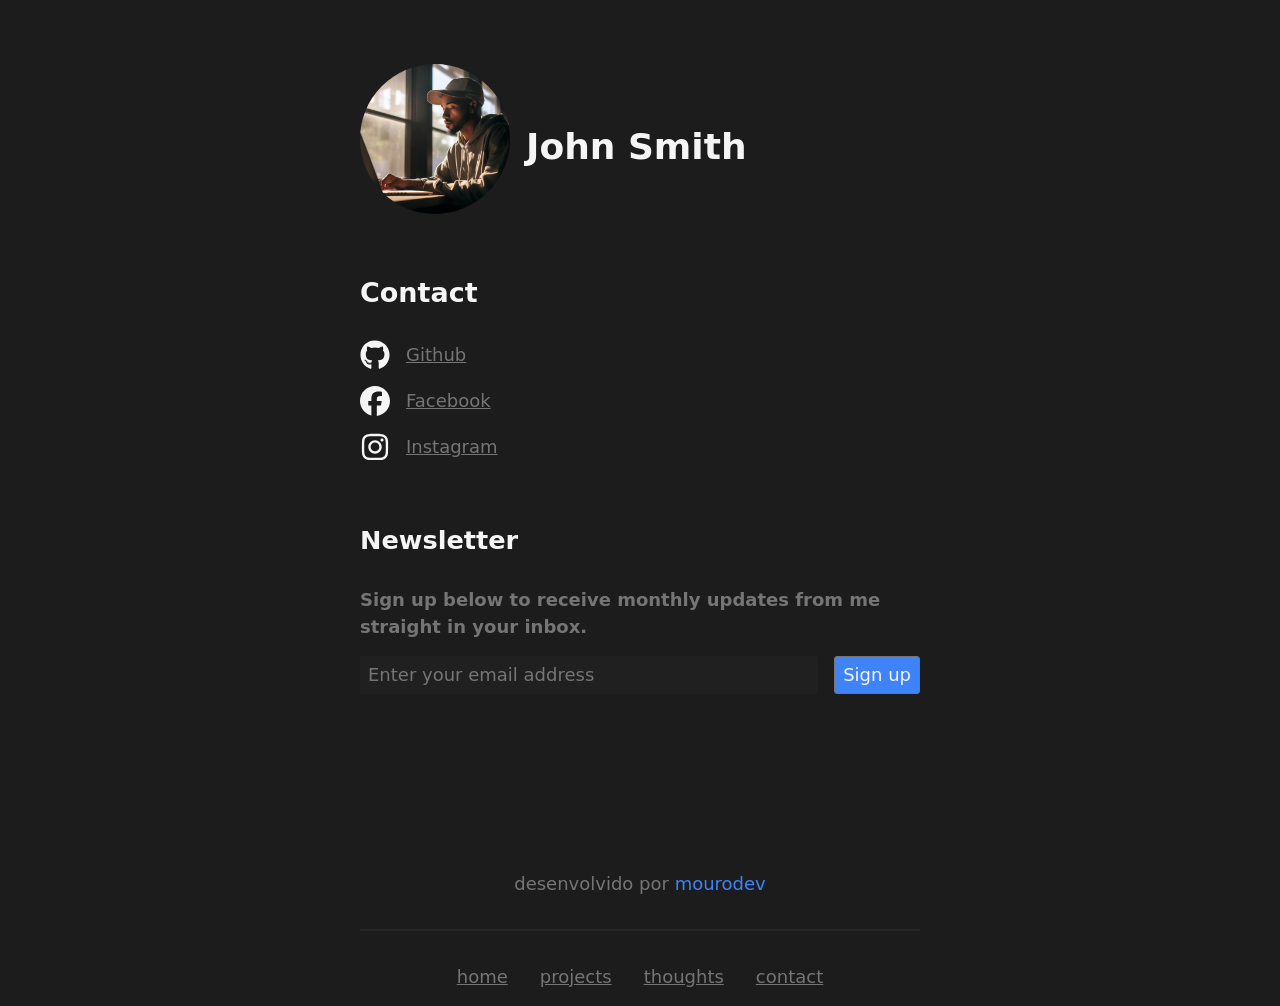
<file: contact.html>
<!DOCTYPE html>
<html lang="en">
  <head>
    <!-- OTHER META TAGS -->
    <meta charset="UTF-8" />
    <meta name="viewport" content="width=device-width, initial-scale=1.0" />

    <!-- WEBSITE TITLE -->
    <title>Developer Portfolio</title>
    <link rel="icon" type="image/svg+xml" href="/favicon.svg" />

    <!-- WEBSITE DESCRIPTION -->
    <meta name="description" content="This is my cool website!" />

    <!-- CSS STYLE LINK -->
    <link rel="stylesheet" href="./styles/main.css" />
    <link rel="stylesheet" href="./styles/all.css" />
  </head>
  <body>
    <div class="main-layout">
      <header>
        <div class="container">
          <div class="header-profile">
            <img src="/profile.jpg" alt="profile" />

            <h1>John Smith</h1>
          </div>
        </div>
      </header>
      <main>
        <section>
          <div class="container">
            <h2>Contact</h2>

            <div class="contact-wrapper">
              <a href="https://github.com/moouro" target="_blank">
                <img src="github.svg" alt="Github logo" />Github</a
              >

              <a href="https://facebook.com/mourodev" target="_blank">
                <img src="facebook.svg" alt="facebook logo" />Facebook</a
              >

              <a href="https://twitter.com/moouro" target="_blank">
                <img src="insta.svg" alt="Instagram logo" />Instagram</a
              >
            </div>
          </div>
        </section>
        <section>
          <div class="container">
            <div class="subtitle">
              <h2>Newsletter</h2>
            </div>

            <form>
              <label for="email"
                >Sign up below to receive monthly updates from me straight in
                your inbox.</label
              >
              <div class="form-wrapper">
                <input
                  type="email"
                  name="email"
                  id="email"
                  placeholder="Enter your email address"
                />
                <button type="submit">Sign up</button>
              </div>
            </form>
          </div>
        </section>
      </main>
      <footer>
        <div class="container">
          <div class="footer-wrapper">
            <p class="copyright">
              desenvolvido por
              <a href="https://mouro.dev" target="_blank">mourodev</a>
            </p>
            <div class="line"></div>
            <div class="links">
              <a href="index.html">home</a>
              <a href="projects.html">projects</a>
              <a href="thoughts.html">thoughts</a>
              <a href="contact.html">contact</a>
            </div>
          </div>
        </div>
      </footer>
    </div>
  </body>
</html>
</file>
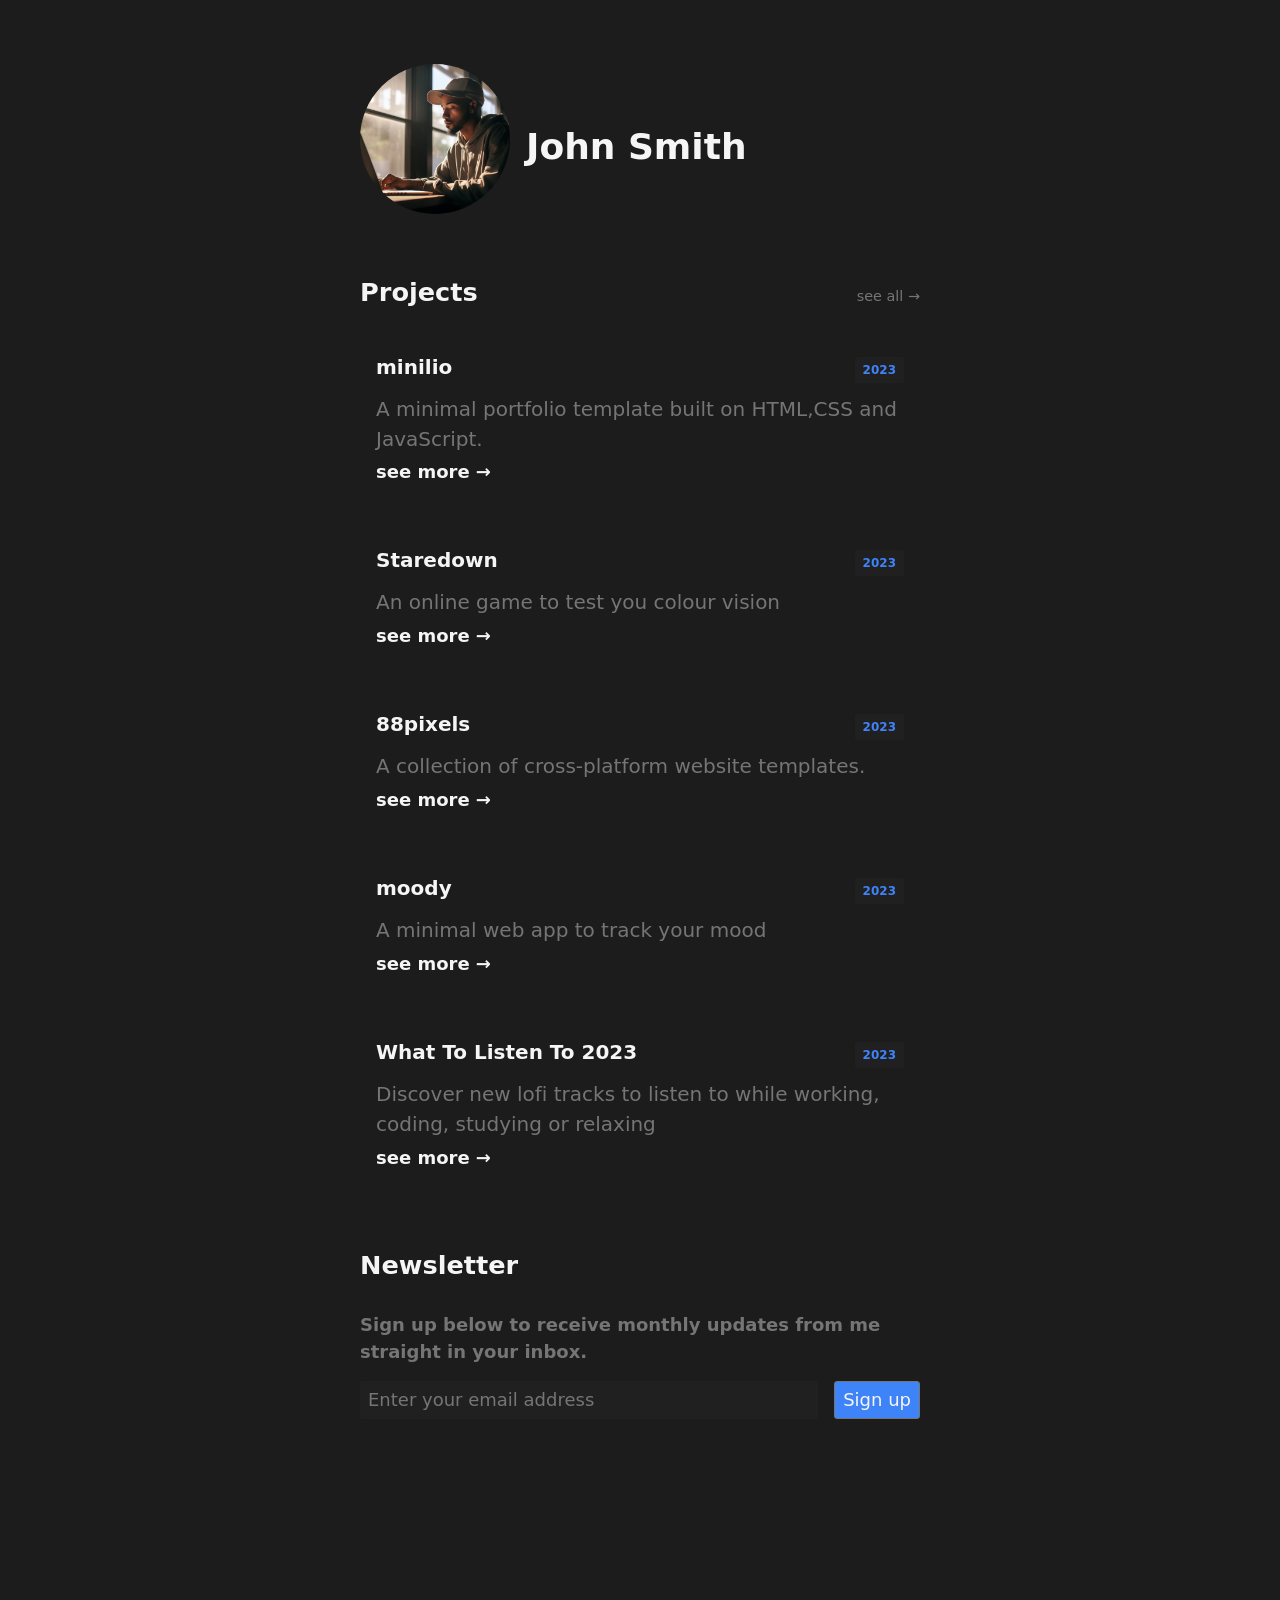
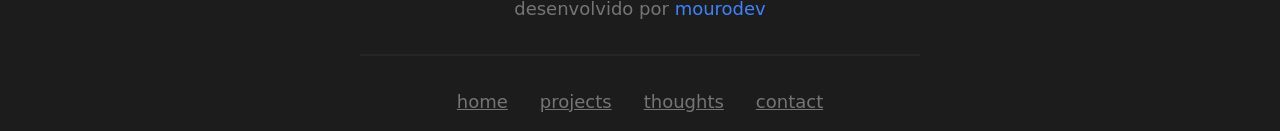
<file: projects.html>
<!DOCTYPE html>
<html lang="en">
  <head>
    <!-- OTHER META TAGS -->
    <meta charset="UTF-8" />
    <meta name="viewport" content="width=device-width, initial-scale=1.0" />

    <!-- WEBSITE TITLE -->
    <title>Developer Portfolio</title>
    <link rel="icon" type="image/svg+xml" href="/favicon.svg" />

    <!-- WEBSITE DESCRIPTION -->
    <meta name="description" content="This is my cool website!" />

    <!-- CSS STYLE LINK -->
    <link rel="stylesheet" href="./styles/main.css" />
    <link rel="stylesheet" href="./styles/all.css" />
  </head>
  <body>
    <div class="main-layout">
      <header>
        <div class="container">
          <div class="header-profile">
            <img src="/profile.jpg" alt="profile" />

            <h1>John Smith</h1>
          </div>
        </div>
      </header>
      <main>
        <section id="home">
          <div class="container">
            <div class="subtitle">
              <h2>Projects</h2>
              <a role="link" href="#">see all →</a>
            </div>

            <div class="projects">
              <div class="project-wrapper">
                <a href="#" role="link">
                  <div class="project-title">
                    <h3>minilio</h3>
                    <p>2023</p>
                  </div>

                  <div class="project-description">
                    <p>
                      A minimal portfolio template built on HTML,CSS and
                      JavaScript.
                    </p>
                    <span> see more →</span>
                  </div>
                </a>
              </div>

              <div class="project-wrapper">
                <a href="#" role="link">
                  <div class="project-title">
                    <h3>Staredown</h3>
                    <p>2023</p>
                  </div>

                  <div class="project-description">
                    <p>An online game to test you colour vision</p>
                    <span> see more →</span>
                  </div>
                </a>
              </div>

              <div class="project-wrapper">
                <a href="#" role="link">
                  <div class="project-title">
                    <h3>88pixels</h3>
                    <p>2023</p>
                  </div>

                  <div class="project-description">
                    <p>A collection of cross-platform website templates.</p>
                    <span> see more →</span>
                  </div>
                </a>
              </div>

              <div class="project-wrapper">
                <a href="#" role="link">
                  <div class="project-title">
                    <h3>moody</h3>
                    <p>2023</p>
                  </div>

                  <div class="project-description">
                    <p>A minimal web app to track your mood</p>
                    <span> see more →</span>
                  </div>
                </a>
              </div>

              <div class="project-wrapper">
                <a href="#" role="link">
                  <div class="project-title">
                    <h3>What To Listen To 2023</h3>
                    <p>2023</p>
                  </div>

                  <div class="project-description">
                    <p>
                      Discover new lofi tracks to listen to while working,
                      coding, studying or relaxing
                    </p>
                    <span> see more →</span>
                  </div>
                </a>
              </div>
            </div>
          </div>
        </section>

        <section>
          <div class="container">
            <div class="subtitle">
              <h2>Newsletter</h2>
            </div>

            <form>
              <label for="email"
                >Sign up below to receive monthly updates from me straight in
                your inbox.</label
              >
              <div class="form-wrapper">
                <input
                  type="email"
                  name="email"
                  id="email"
                  placeholder="Enter your email address"
                />
                <button type="submit">Sign up</button>
              </div>
            </form>
          </div>
        </section>
      </main>
      <footer>
        <div class="container">
          <div class="footer-wrapper">
            <p class="copyright">
              desenvolvido por
              <a href="https://mouro.dev" target="_blank">mourodev</a>
            </p>
            <div class="line"></div>
            <div class="links">
              <a href="index.html">home</a>
              <a href="projects.html">projects</a>
              <a href="thoughts.html">thoughts</a>
              <a href="contact.html">contact</a>
            </div>
          </div>
        </div>
      </footer>
    </div>
  </body>
</html>
</file>
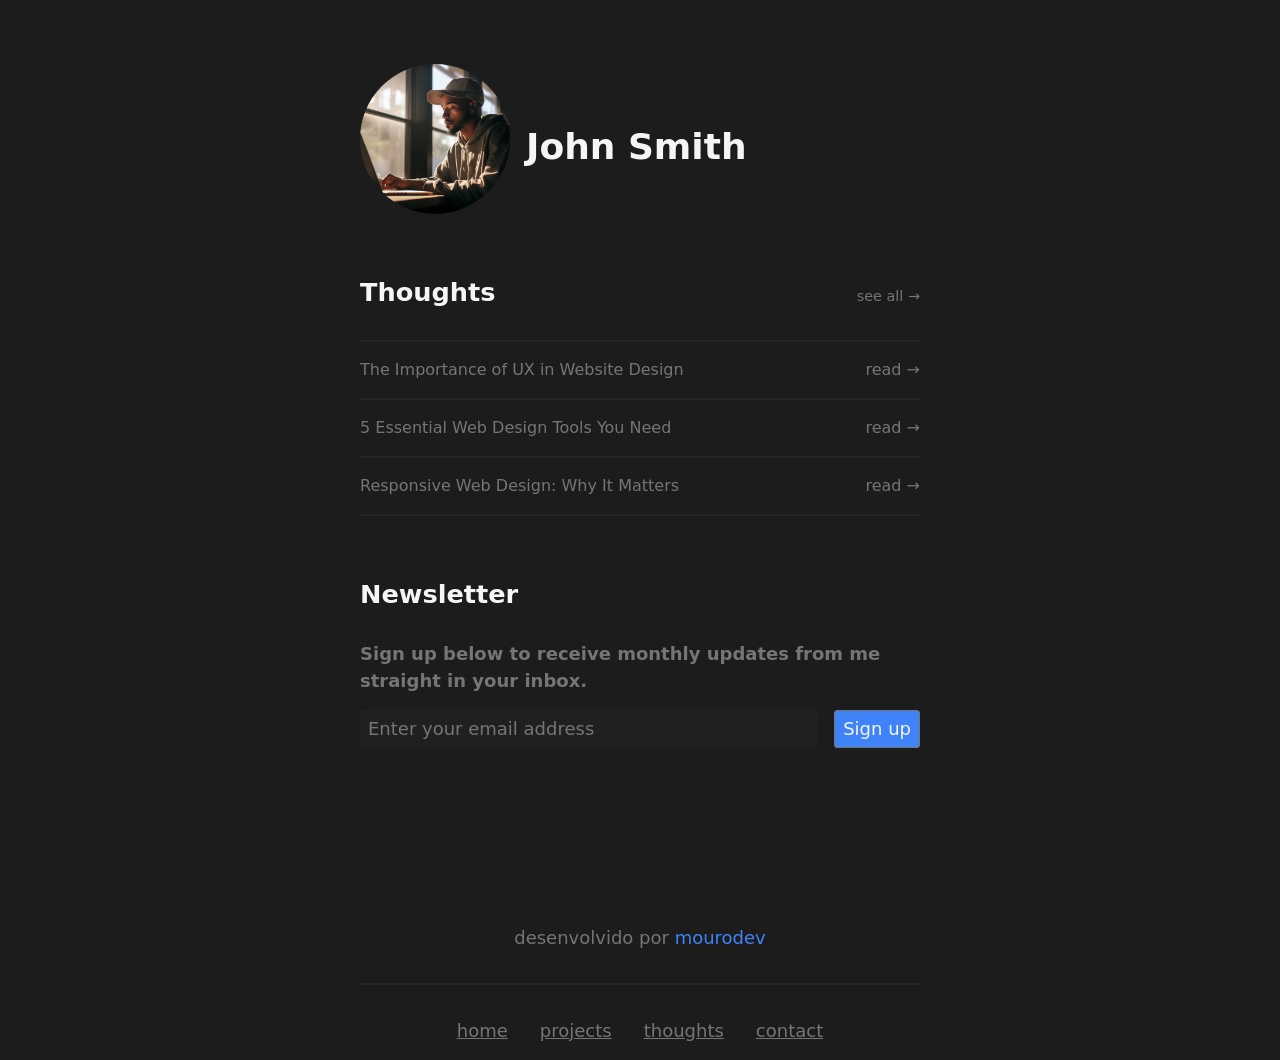
<file: thoughts.html>
<!DOCTYPE html>
<html lang="en">
  <head>
    <!-- OTHER META TAGS -->
    <meta charset="UTF-8" />
    <meta name="viewport" content="width=device-width, initial-scale=1.0" />

    <!-- WEBSITE TITLE -->
    <title>Developer Portfolio</title>
    <link rel="icon" type="image/svg+xml" href="/favicon.svg" />

    <!-- WEBSITE DESCRIPTION -->
    <meta name="description" content="This is my cool website!" />

    <!-- CSS STYLE LINK -->
    <link rel="stylesheet" href="./styles/main.css" />
    <link rel="stylesheet" href="./styles/all.css" />
  </head>
  <body>
    <div class="main-layout">
      <header>
        <div class="container">
          <div class="header-profile">
            <img src="/profile.jpg" alt="profile" />

            <h1>John Smith</h1>
          </div>
        </div>
      </header>
      <main>
        <section>
          <div class="container">
            <div class="subtitle">
              <h2>Thoughts</h2>
              <a role="link" href="#">see all →</a>
            </div>

            <div class="thoughts-wrapper">
              <div class="line"></div>
              <div class="though">
                <p>The Importance of UX in Website Design</p>
                <a role="link" href="#">read →</a>
              </div>
              <div class="line"></div>
              <div class="though">
                <p>5 Essential Web Design Tools You Need</p>
                <a role="link" href="#">read →</a>
              </div>
              <div class="line"></div>

              <div class="though">
                <p>Responsive Web Design: Why It Matters</p>
                <a role="link" href="#">read →</a>
              </div>
              <div class="line"></div>
            </div>
          </div>
        </section>

        <section>
          <div class="container">
            <div class="subtitle">
              <h2>Newsletter</h2>
            </div>

            <form>
              <label for="email"
                >Sign up below to receive monthly updates from me straight in
                your inbox.</label
              >
              <div class="form-wrapper">
                <input
                  type="email"
                  name="email"
                  id="email"
                  placeholder="Enter your email address"
                />
                <button type="submit">Sign up</button>
              </div>
            </form>
          </div>
        </section>
      </main>
      <footer>
        <div class="container">
          <div class="footer-wrapper">
            <p class="copyright">
              desenvolvido por
              <a href="https://mouro.dev" target="_blank">mourodev</a>
            </p>
            <div class="line"></div>
            <div class="links">
              <a href="index.html">home </a>
              <a href="projects.html">projects</a>
              <a href="thoughts.html">thoughts</a>
              <a href="contact.html">contact</a>
            </div>
          </div>
        </div>
      </footer>
    </div>
  </body>
</html>
</file>
<file: styles/main.css>
:root {
  --darkest: hsl(0, 0%, 11%);
  --dark: hsl(0, 0%, 46%);
  --medium: hsl(0, 0%, 84%);
  --light: hsl(0, 0%, 96%);
  --lightest: hsl(0, 0%, 100%);
  --primary: hsl(218, 93%, 61%);
  --hover-background: hsla(0, 0%, 100%, 0.02);
  --line: hsla(0, 0%, 100%, 0.05);
}

*,
*::before,
*::after {
  box-sizing: border-box;
  padding: 0;
  margin: 0;
}

html {
  -moz-text-size-adjust: none;
  -webkit-text-size-adjust: none;
  text-size-adjust: none;
}

body,
h1,
h2,
h3,
h4,
p,
figure,
blockquote,
dl,
dd {
  margin-block-end: 0;
}

ul[role="list"],
ol[role="list"] {
  list-style: none;
}

body {
  min-height: 100vh;
  line-height: 1.5;
  text-rendering: optimizeSpeed;
  text-size-adjust: 100%;
  scroll-behavior: smooth;
  font-family: system-ui, sans-serif;
  font-size: 1.125rem;
  background-color: var(--darkest);
  color: var(--light);
}

h1,
h2,
h3,
h4,
button,
input,
label {
  line-height: 1.1;
}

h1,
h2,
h3,
h4 {
  text-wrap: balance;
}

a:not([class]) {
  text-decoration-skip-ink: auto;
  color: currentColor;
  text-decoration: none;
}

img,
picture {
  max-width: 100%;
  display: block;
}

input,
button,
textarea,
select {
  font-family: inherit;
  font-size: inherit;
  color: var(--medium);
}

textarea:not([rows]) {
  min-height: 10em;
}

/* Anything that has been anchored to should have extra scroll margin */
:target {
  scroll-margin-block: 5ex;
}
.container {
  width: min(100% - 2rem, 35rem);
  margin-inline: auto;
}
.main-layout {
  display: grid;
  gap: 3rem;
  grid-template-rows: auto 1fr auto;
  min-height: 100vh;
  overflow-x: hidden;
}

header {
  margin-top: 4rem;
}

section {
  margin-bottom: 4rem;
}

.header-profile img {
  width: 150px;
  height: 150px;
  object-fit: cover;
  border-radius: 50%;
  margin-bottom: 1rem;
}

.header-info h1 {
  font-size: clamp(1.5rem, 3vw, 2.5rem);
  font-weight: bold;
  margin-bottom: 1rem;
}

.header-info p {
  font-size: clamp(1rem, 3vw, 1.25rem);
  font-weight: 500;
  margin-bottom: 1rem;
  color: var(--dark);
}

.header-info a {
  font-size: inherit;
  color: var(--dark);
  font-weight: 500;
  cursor: pointer;
  transition: all 0.2s ease-in-out;
}

.header-info a:hover {
  color: var(--primary);
}

.subtitle {
  display: flex;
  align-items: baseline;
  justify-content: space-between;

  margin-bottom: 2rem;
}

.subtitle h2 {
  font-size: clamp(1.5rem, 2vw, 2.5rem);
  font-weight: bold;
}

.subtitle a {
  font-size: 0.9rem;
  color: var(--dark);
  font-weight: 500;
  cursor: pointer;
  transition: all 0.2s ease-in-out;
}

.subtitle a:hover {
  color: var(--primary);
}

.projects {
  display: grid;
  grid-template-columns: 1fr;
  gap: 2rem;

  margin-bottom: 2rem;
}
.project-wrapper {
  padding: 1rem;
  border-radius: 3px;
}
.project-title {
  display: flex;
  align-items: baseline;
  justify-content: space-between;
}

.project-title h3 {
  font-size: 1.25rem;
  font-weight: bold;
  margin-bottom: 1rem;
}

.project-title p {
  background-color: var(--hover-background);
  padding: 0.25rem 0.5rem;
  border-radius: 3px;
  font-size: 0.75rem;
  font-weight: 600;
  color: var(--primary);
}

.project-description p {
  font-size: clamp(1rem, 2vw, 1.25rem);
  font-weight: 500;
  margin-bottom: 0.3rem;
  color: var(--dark);
}

.project-wrapper span {
  font-size: inherit;
  font-weight: 600;
}

.project-wrapper:hover {
  background-color: var(--hover-background);
}

.line {
  width: 100%;
  border: 1px solid var(--line);
  margin-bottom: 1rem;
  margin-top: 1rem;
  opacity: 0.8;
}

.though {
  display: flex;
  align-items: baseline;
  justify-content: space-between;
  font-size: 1rem;
  color: var(--dark);
}

form {
  display: flex;
  flex-direction: column;
  gap: 1rem;
  margin-bottom: 2rem;
}

form label {
  font-weight: 600;
  line-height: 1.5;
  color: var(--dark);
}

.form-wrapper {
  display: grid;
  grid-template-columns: 1fr auto;
  gap: 1rem;
}

form input {
  padding: 0.5rem;
  border-radius: 3px;
  background-color: var(--hover-background);
  outline: none;
  border: none;
}

form button {
  padding: 0.5rem;
  border-radius: 3px;
  border: 1px solid var(--dark);
  background-color: var(--primary);
  color: var(--white);
  cursor: pointer;
}

footer {
  margin-top: 4rem;
  margin-bottom: 1rem;
}

.footer-wrapper {
  display: grid;
  grid-template-columns: 1fr;
  justify-items: center;
  align-items: center;
  gap: 1rem;
  color: var(--dark);
  font-size: 1rem0;
}

.links {
  display: flex;
  align-items: center;
  gap: 2rem;
}

.links a {
  color: var(--dark);
  font-weight: 500;
  text-decoration: underline;
}

.copyright a {
  color: var(--primary);
  font-weight: 500;
  cursor: pointer;
}
</file>
<file: styles/all.css>
.header-profile {
  display: flex;
  align-items: center;
  gap: 1rem;
}

.contact-wrapper {
  display: grid;
  grid-template-columns: 1fr;
  gap: 1rem;

  margin-top: 2rem;
}

.contact-wrapper img {
  width: 30px;
  height: 30px;

  background-color: transparent;
}

.contact-wrapper a {
  display: flex;
  align-items: center;
  gap: 1rem;

  color: var(--dark);
  font-weight: 500;
  text-decoration: underline;
}
</file>
